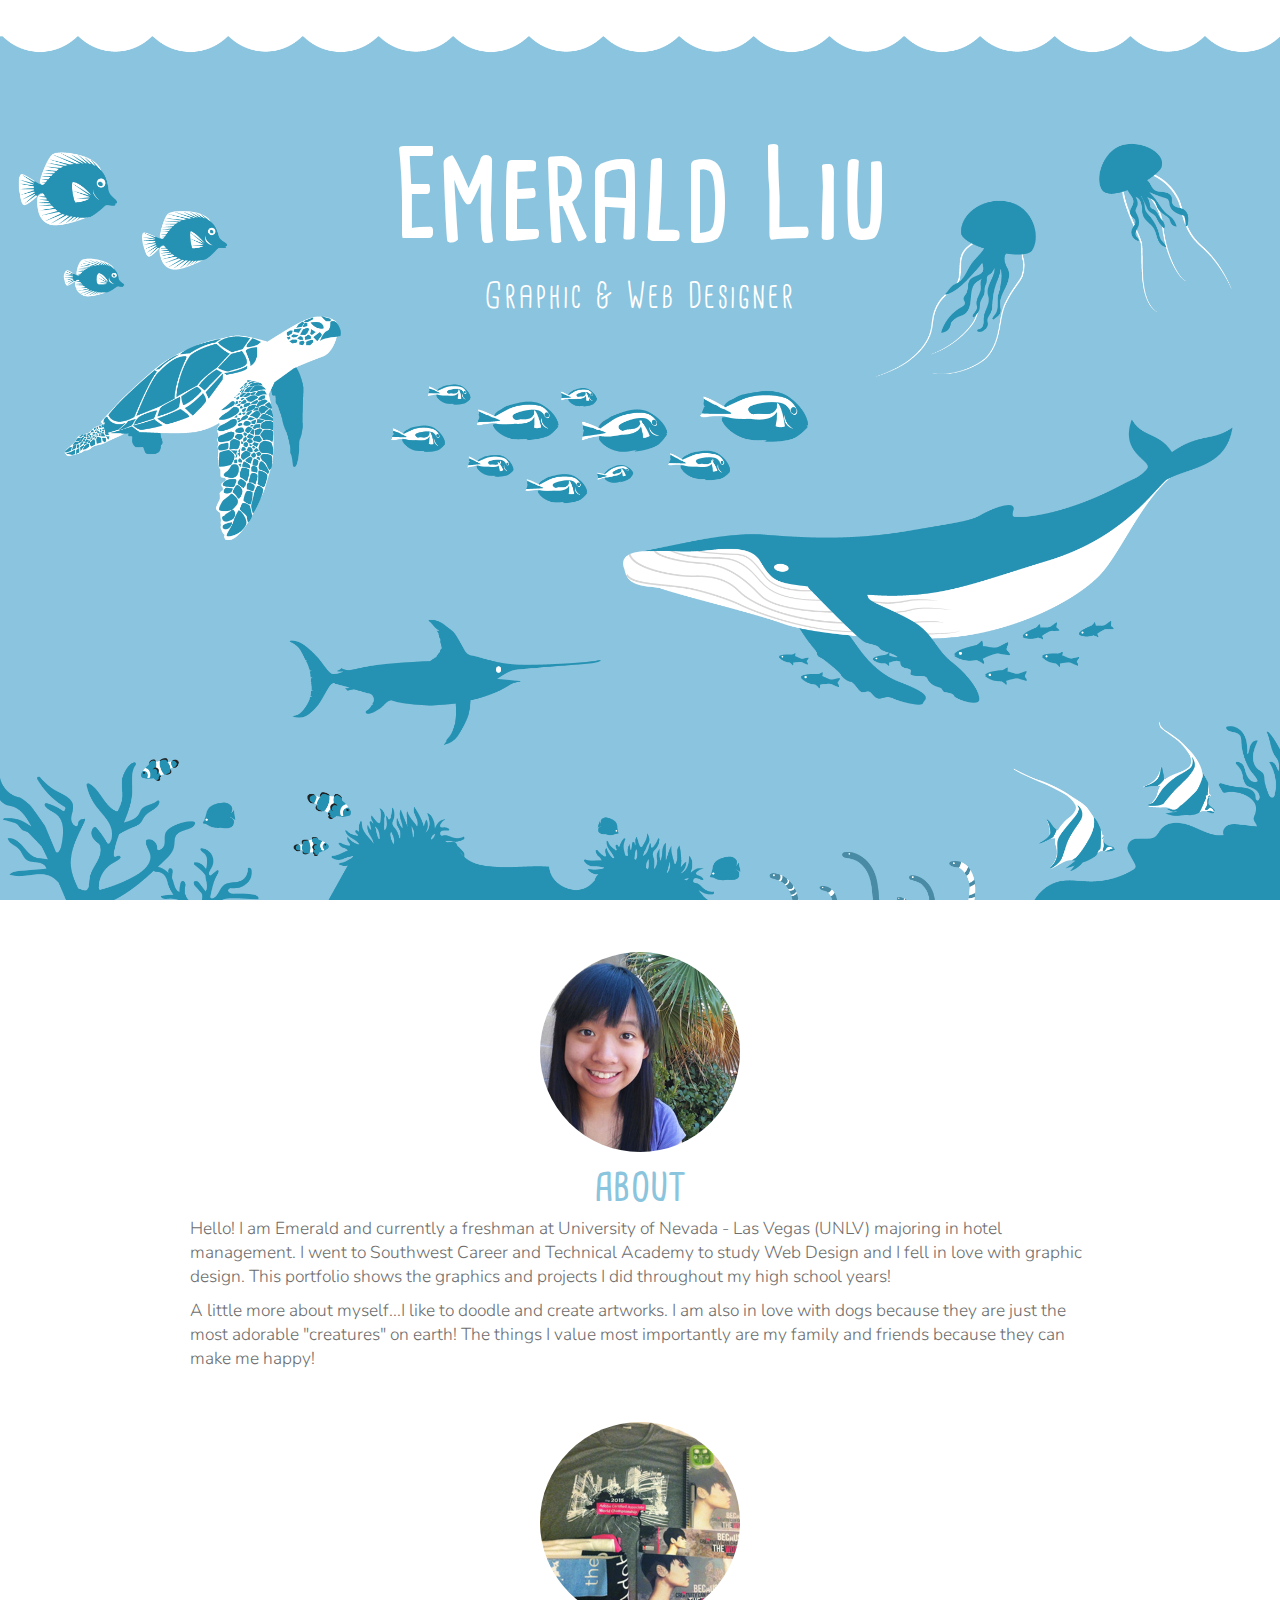
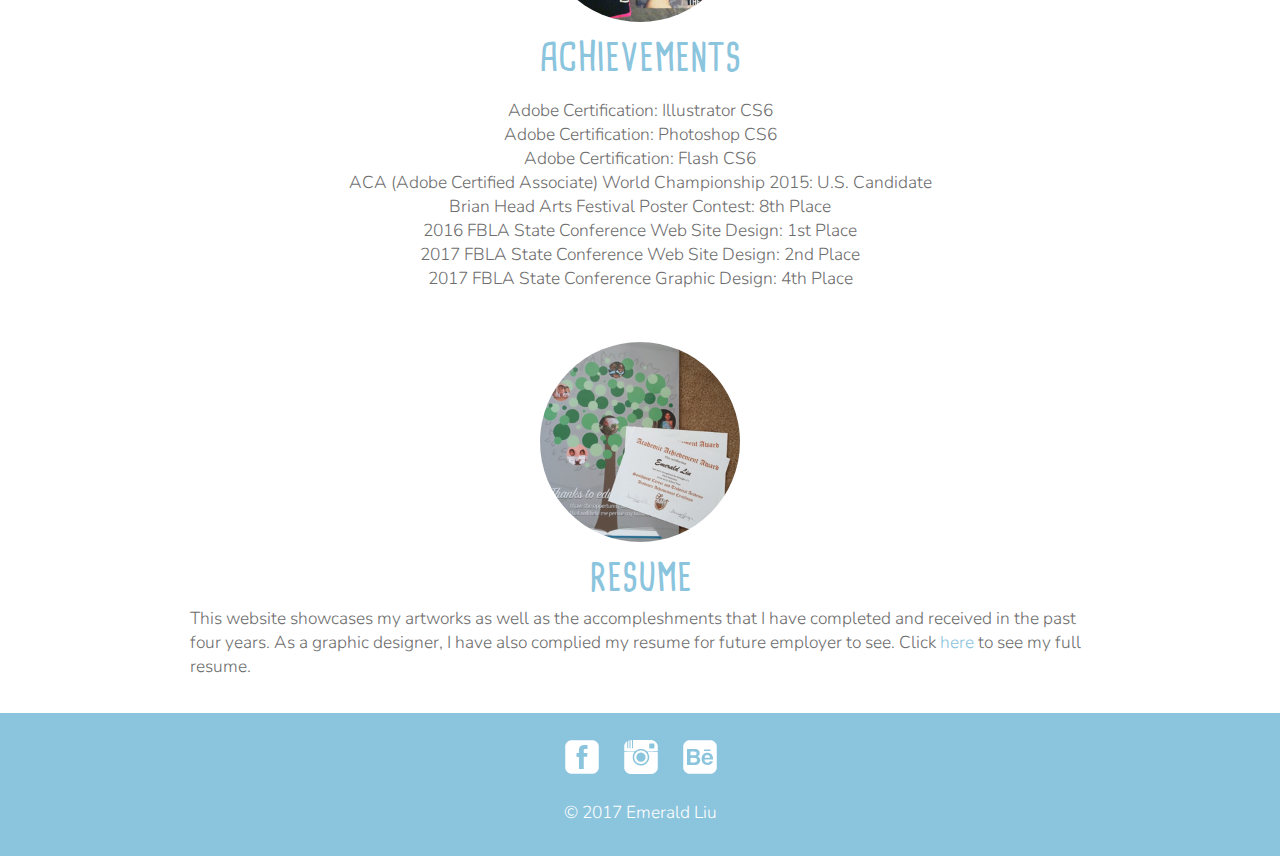
<file: index.html>
<!DOCTYPE html>
<html>
	<head>
		<title>Emerald Liu | Graphic and Web Designer</title>
		<meta charset="utf-8">
		<meta name="viewport" content="width=device-width, maximum-scale=1.0, minimum-scale=1.0, initial-scale=1.0" />
		<link type="text/css" rel="stylesheet" href="css/style.css" media="screen" />
		<link rel="shorcut icon" type ="image/png" href="media/favicon.png">
	    <script src="js/jquery-3.1.0.min.js"></script>
	</head>

	<body>
		<header class="header" id="home-header">
			<picture>
					<source media="(min-width: 801px)" srcset="media/logo.png"/>
					<source media="(min-width: 501px) and (max-width: 800px)" srcset="media/logo_medium.png"/>
					<source media="(min-width: 50px) and (max-width: 500px)" srcset="media/logo_small.png"/>
					<img title="Emerald Liu's Logo" alt="Emerald Liu's Logo" id="logo"/>
	        </picture>

			<input class="menu-btn" type="checkbox" id="menu-btn" />
			<label class="menu-icon" for="menu-btn"><span class="navicon"></span></label>
			
			<ul class="menu">
				<li><a href="index.html">About</a></li>
				<li><a href="gallery.html">Gallery</a></li>
				<li><a href="studioc.html">Studio C</a></li>
				<li><a href="capstone.html">Capstone</a></li>
				<li><a href="contact.html">Contact</a></li>
			</ul>
		</header>
		
		<section id="banner">
			<p id="emerald">Emerald Liu</p>
			<p id="description">Graphic & Web Designer</p>
		</section>
		
			<main>
				<div>
					<img src="media/profile.jpg" alt="Profile Picture" width="200" height="200" class="about-imgs">
					<h2>About</h2>
					<p>Hello! I am Emerald and currently a freshman at University of Nevada - Las Vegas (UNLV) majoring in hotel management. I went to Southwest Career and Technical Academy to study Web Design and I fell in love with graphic design. This portfolio shows the graphics and projects I did throughout my high school years!</p>
					<p>A little more about myself...I like to doodle and create artworks. I am also in love with dogs because they are just the most adorable "creatures" on earth! The things I value most importantly are my family and friends because they can make me happy!</p>
				</div>
				
				<div id="achievements">
					<img src="media/achievement.jpg" alt="ACA materials" width="200" height="200" class="about-imgs">
					<h2>Achievements</h2>
						<ul>
							<li>Adobe Certification: Illustrator CS6</li>
							<li>Adobe Certification: Photoshop CS6</li>
							<li>Adobe Certification: Flash CS6</li>
							<li>ACA (Adobe Certified Associate) World Championship 2015: U.S. Candidate</li>
							<li>Brian Head Arts Festival Poster Contest: 8th Place</li>
							<li>2016 FBLA State Conference Web Site Design: 1st Place</li>
							<li>2017 FBLA State Conference Web Site Design: 2nd Place</li>
							<li>2017 FBLA State Conference Graphic Design: 4th Place</li>
						</ul>
				</div>

				<div>
					<img src="media/resume.jpg" alt="Resume Picture" width="200" height="200" class="about-imgs">
					<h2>Resume</h2>
					<p>This website showcases my artworks as well as the accompleshments that I have completed and received in the past four years. As a graphic designer, I have also complied my resume for future employer to see. Click <a id="resume" target="_blank" href="media/liu_resume.pdf">here</a> to see my full resume.</p>
				</div>

			</main>

		<footer>
				<div id="medias">
					<a class="sm" target="_blank" href="http://www.facebook.com/emerald.liu.9"><img src="media/fb.png" width="35px" height="35px"></a>
					<a class="sm" target="_blank" href="https://www.instagram.com/emerald0_0/"><img src="media/ins.png" width="35px" height="35px"></a>
					<a class="sm" target="_blank" href="https://www.behance.net/emerald-liu"><img src="media/behance.png" width="35px" height="35px"></a>
				</div>

				<p>&copy; 2017 Emerald Liu</p>
		</footer>

		<script type="text/javascript">
			(function($) {          
			    $(document).ready(function(){                    
			        $(window).scroll(function(){                          
			            if ($(this).scrollTop() > 200) {
			                $('.header').fadeIn(500);
			            } else {
			                $('.header').fadeOut(500);
			            }
			        });
			    });
			})(jQuery);
		</script>
	</body>
	
</html>
</file>
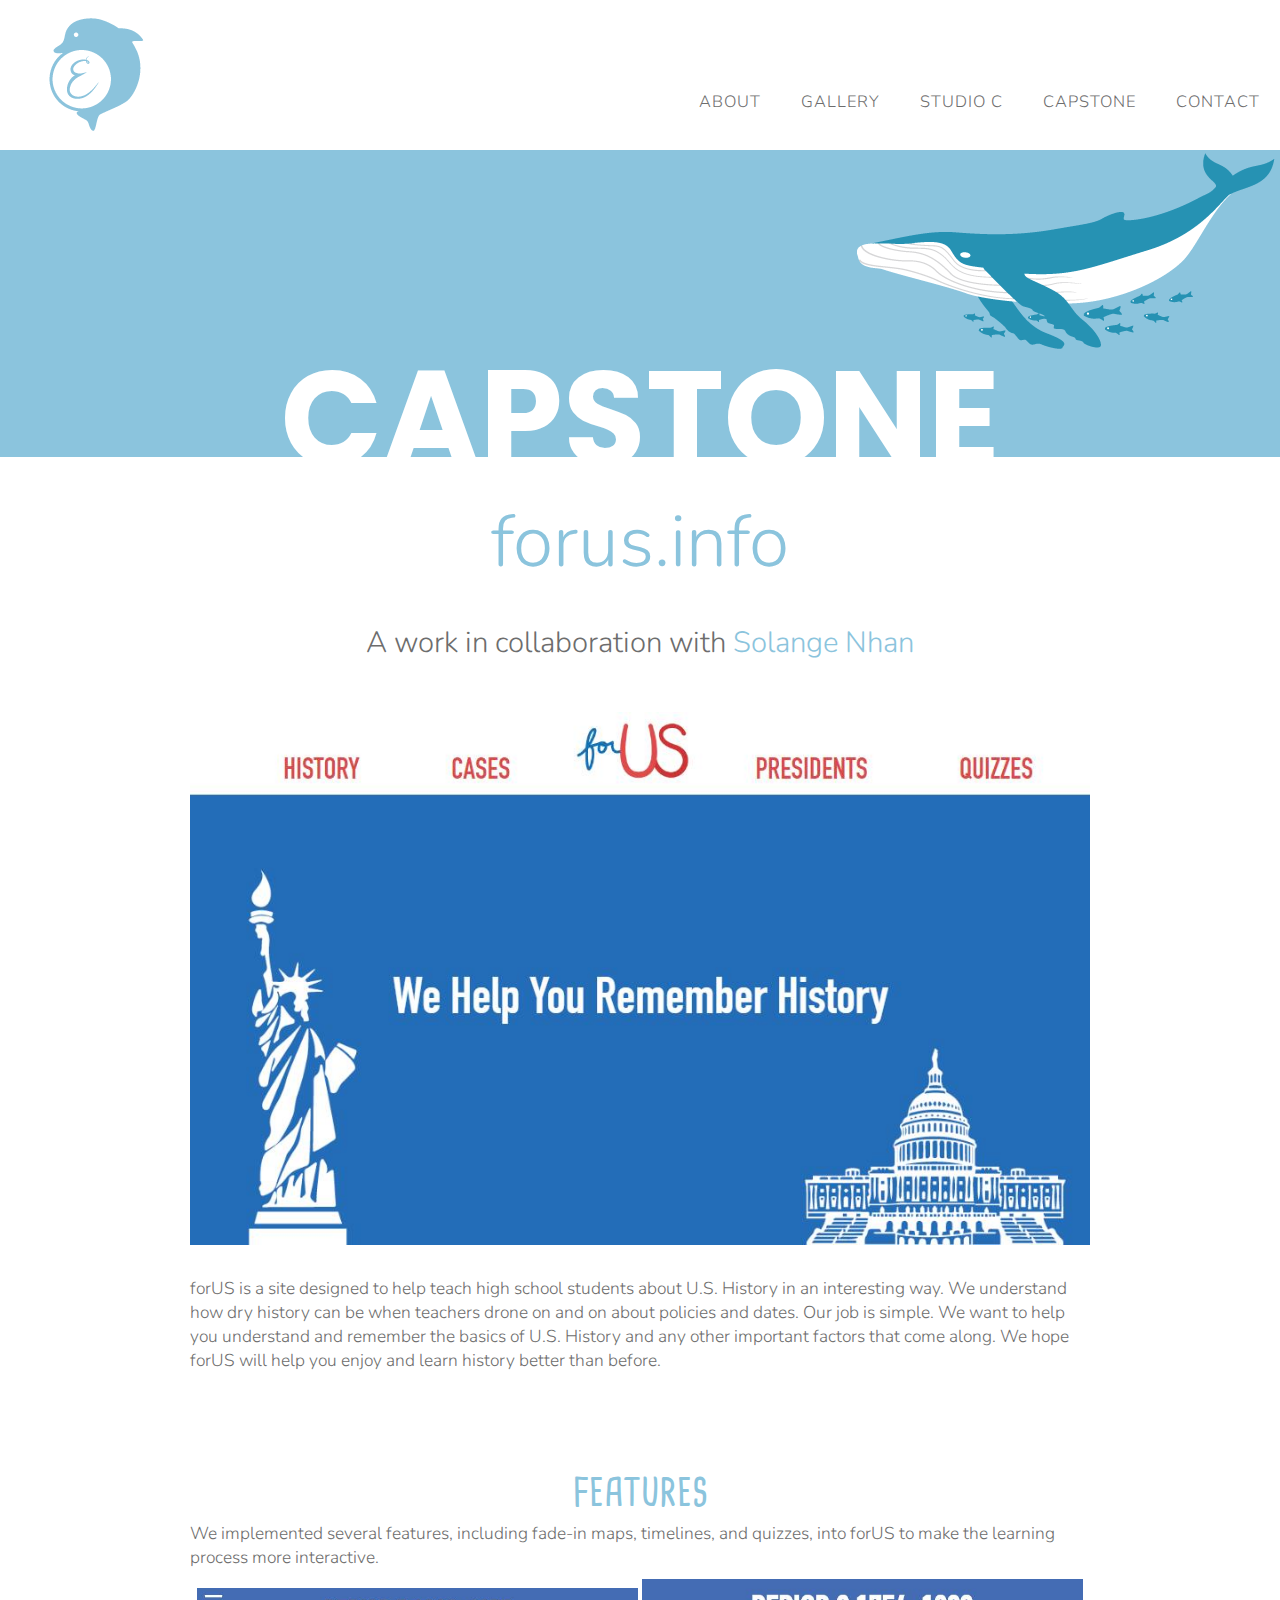
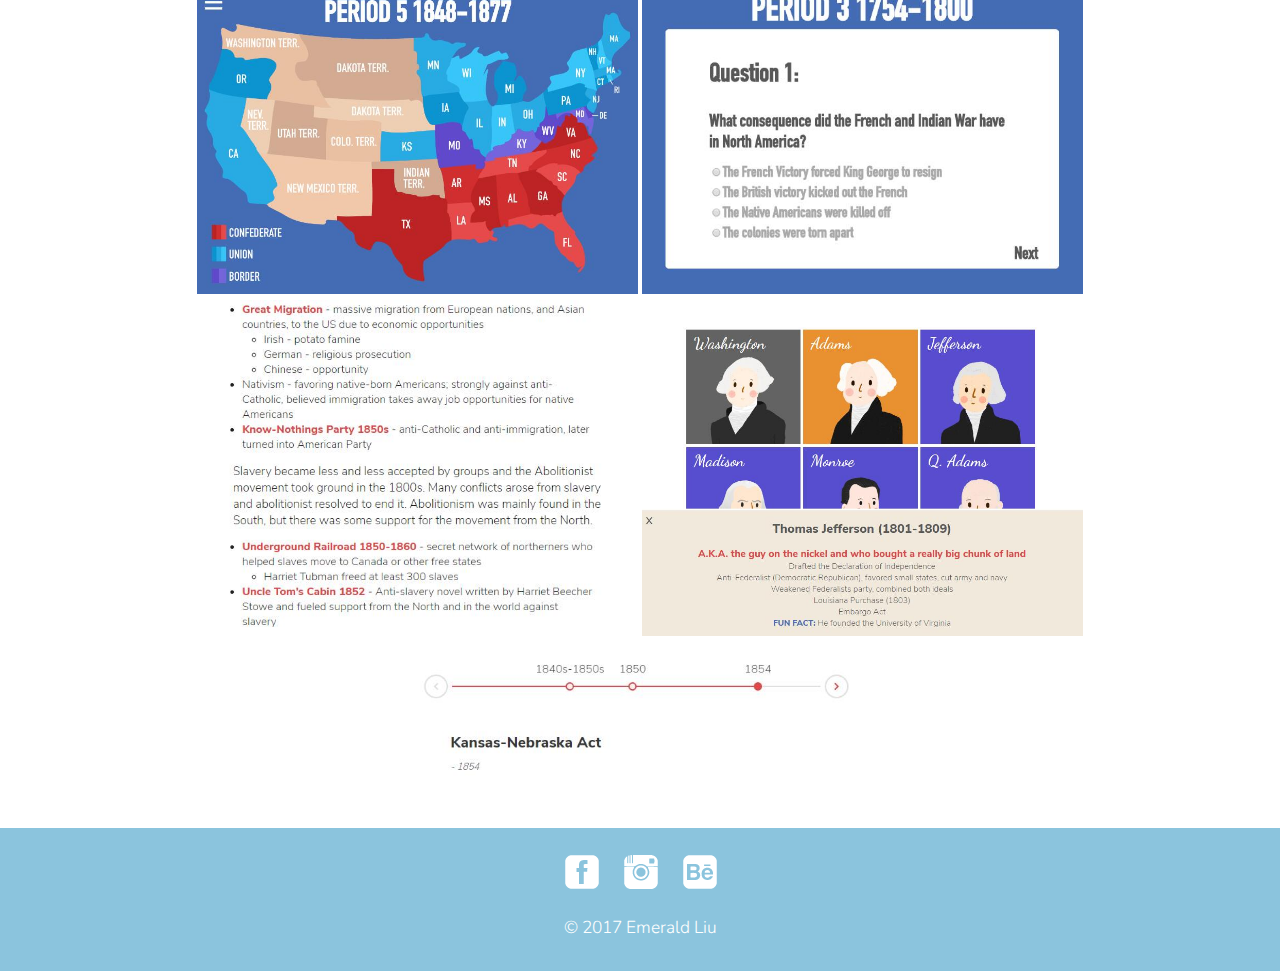
<file: capstone.html>
<!DOCTYPE html>
<html>
	<head>
		<title>Senior Capstone | Emerald Liu</title>
		<meta charset="utf-8">
		<meta name="viewport" content="width=device-width, maximum-scale=1.0, minimum-scale=1.0, initial-scale=1.0" />
		<link type="text/css" rel="stylesheet" href="css/style.css" media="screen" />
		<link rel="shorcut icon" type ="image/png" href="media/favicon.png">
		<script src="js/jquery-3.1.0.min.js"></script>
	<body>
		<header class="header">
			<picture>
					<source media="(min-width: 801px)" srcset="media/logo.png"/>
					<source media="(min-width: 501px) and (max-width: 800px)" srcset="media/logo_medium.png"/>
					<source media="(min-width: 50px) and (max-width: 500px)" srcset="media/logo_small.png"/>
					<img title="Emerald Liu's Logo" alt="Emerald Liu's Logo" id="logo"/>
	        </picture>

			<input class="menu-btn" type="checkbox" id="menu-btn" />
			<label class="menu-icon" for="menu-btn"><span class="navicon"></span></label>
			
			<ul class="menu">
				<li><a href="index.html">About</a></li>
				<li><a href="gallery.html">Gallery</a></li>
				<li><a href="studioc.html">Studio C</a></li>
				<li><a href="capstone.html">Capstone</a></li>
				<li><a href="contact.html">Contact</a></li>
			</ul>
		</header>

	<div class="content">
		<h1>Capstone</h1>
		<main id="capstone-page">
			<div>

				<a href="http://forus.info" target="_blank" id="cap-link">forus.info</a>

				<p id="important">A work in collaboration with <a href="http://solsnhan.github.io" target="_blank">Solange Nhan</a></p>

				<img src="media/senior/capstone.jpg" alt="Home page of forUS" class="capstone">

				<p>forUS is a site designed to help teach high school students about U.S. History in an interesting way. We understand how dry history can be when teachers drone on and on about policies and dates. Our job is simple. We want to help you understand and remember the basics of U.S. History and any other important factors that come along. We hope forUS will help you enjoy and learn history better than before.</p>
				
				<h2 id="features-text">Features</h2>
				<p>We implemented several features, including fade-in maps, timelines, and quizzes, into forUS to make the learning process more interactive.</p>

				<img src="media/senior/f1.jpg" class="features">
				<img src="media/senior/f5.jpg" class="features">
				<img src="media/senior/f3.jpg" class="features">
				<img src="media/senior/f4.jpg" class="features">
				<img src="media/senior/f2.jpg" class="features">

			</div>
		</main>
	</div>

		<footer>
				<div id="medias">
					<a class="sm" target="_blank" href="http://www.facebook.com/emerald.liu.9"><img src="media/fb.png" width="35px" height="35px"></a>
					<a class="sm" target="_blank" href="https://www.instagram.com/emerald0_0/"><img src="media/ins.png" width="35px" height="35px"></a>
					<a class="sm" target="_blank" href="https://www.behance.net/emerald-liu"><img src="media/behance.png" width="35px" height="35px"></a>
				</div>

				<p>&copy; 2017 Emerald Liu</p>
		</footer>
	</body>
	
</html>
</file>
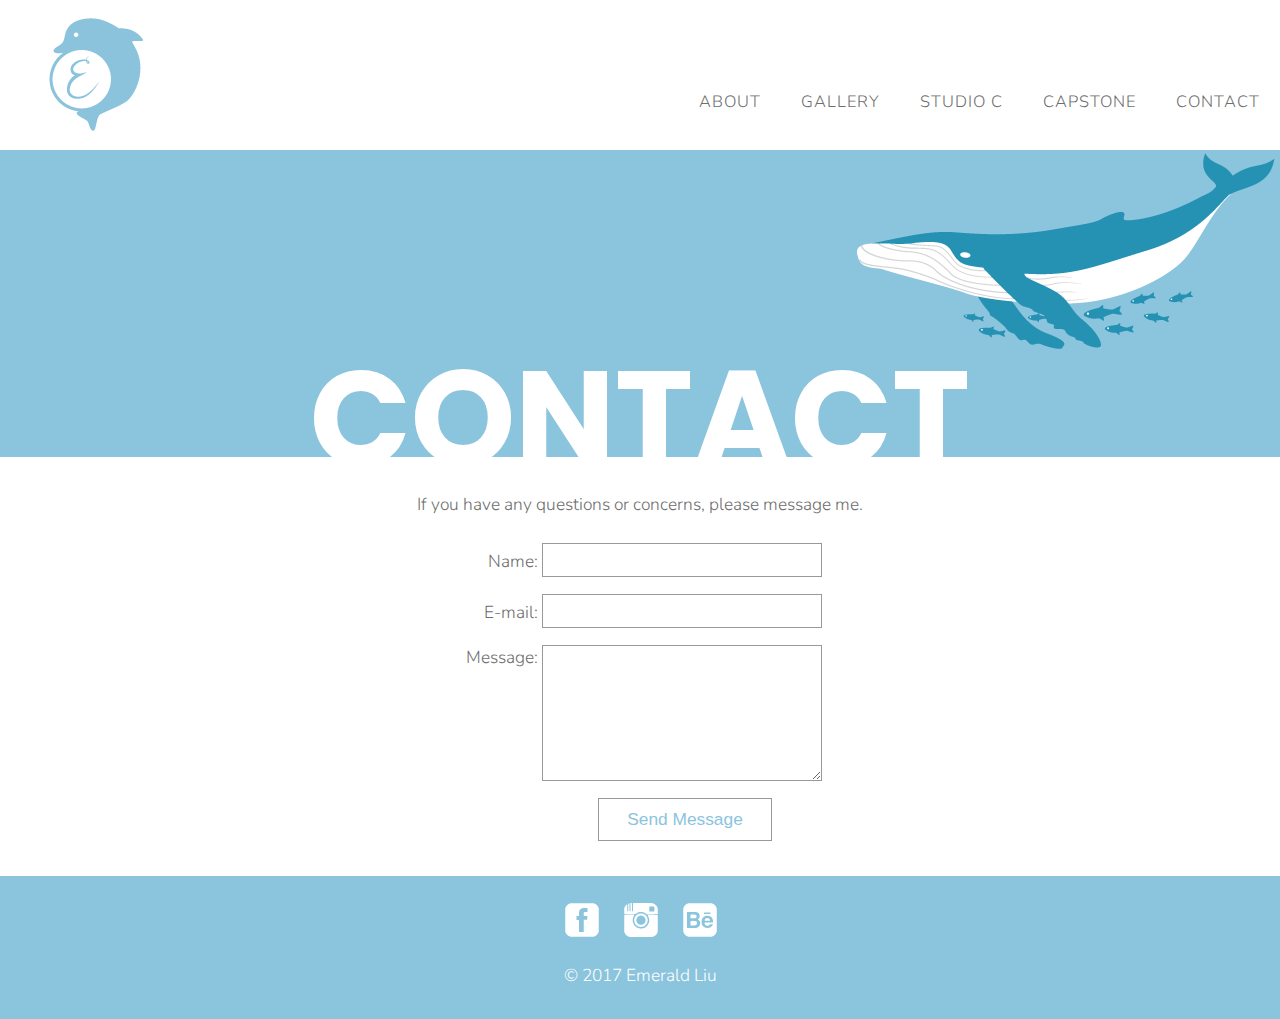
<file: contact.html>
<!DOCTYPE html>
<html>
	<head>
		<title>Contact | Emerald Liu</title>
		<meta charset="utf-8">
		<meta name="viewport" content="width=device-width, maximum-scale=1.0, minimum-scale=1.0, initial-scale=1.0" />
		<link type="text/css" rel="stylesheet" href="css/style.css" media="screen" />
		<link rel="shorcut icon" type ="image/png" href="media/favicon.png">
	</head>

	<body>
		<header class="header">
			<picture>
					<source media="(min-width: 801px)" srcset="media/logo.png"/>
					<source media="(min-width: 501px) and (max-width: 800px)" srcset="media/logo_medium.png"/>
					<source media="(min-width: 50px) and (max-width: 500px)" srcset="media/logo_small.png"/>
					<img title="Emerald Liu's Logo" alt="Emerald Liu's Logo" id="logo"/>
	        </picture>

			<input class="menu-btn" type="checkbox" id="menu-btn" />
			<label class="menu-icon" for="menu-btn"><span class="navicon"></span></label>
			
			<ul class="menu">
				<li><a href="index.html">About</a></li>
				<li><a href="gallery.html">Gallery</a></li>
				<li><a href="studioc.html">Studio C</a></li>
				<li><a href="capstone.html">Capstone</a></li>
				<li><a href="contact.html">Contact</a></li>
			</ul>
		</header>

	<div class="content">
		<h1>Contact</h1>
		<main>
			<p id="contact">If you have any questions or concerns, please message me.</p>
			<form action="mailto:emeraldliu0529@gmail.com" method="post">
			    <div class="contact-form">
			        <label for="name">Name:</label>
			        <input type="text" id="name" name="user_name" />
			    </div>
			    <div class="contact-form">
			        <label for="mail">E-mail:</label>
			        <input type="email" id="mail" name="user_mail" required/>
			    </div>
			    <div class="contact-form">
			        <label for="msg">Message:</label>
			        <textarea id="msg" name="user_message" required></textarea>
			    </div>
			    
			    <div class="button">
			        <button id="send" type="submit">Send Message</button>
			    </div>
			</form>
		</main>
	</div>

		<footer>
				<div id="medias">
					<a class="sm" target="_blank" href="http://www.facebook.com/emerald.liu.9"><img src="media/fb.png" width="35px" height="35px"></a>
					<a class="sm" target="_blank" href="https://www.instagram.com/emerald0_0/"><img src="media/ins.png" width="35px" height="35px"></a>
					<a class="sm" target="_blank" href="https://www.behance.net/emerald-liu"><img src="media/behance.png" width="35px" height="35px"></a>
				</div>

				<p>&copy; 2017 Emerald Liu</p>
		</footer>
	</body>

</html>
</file>
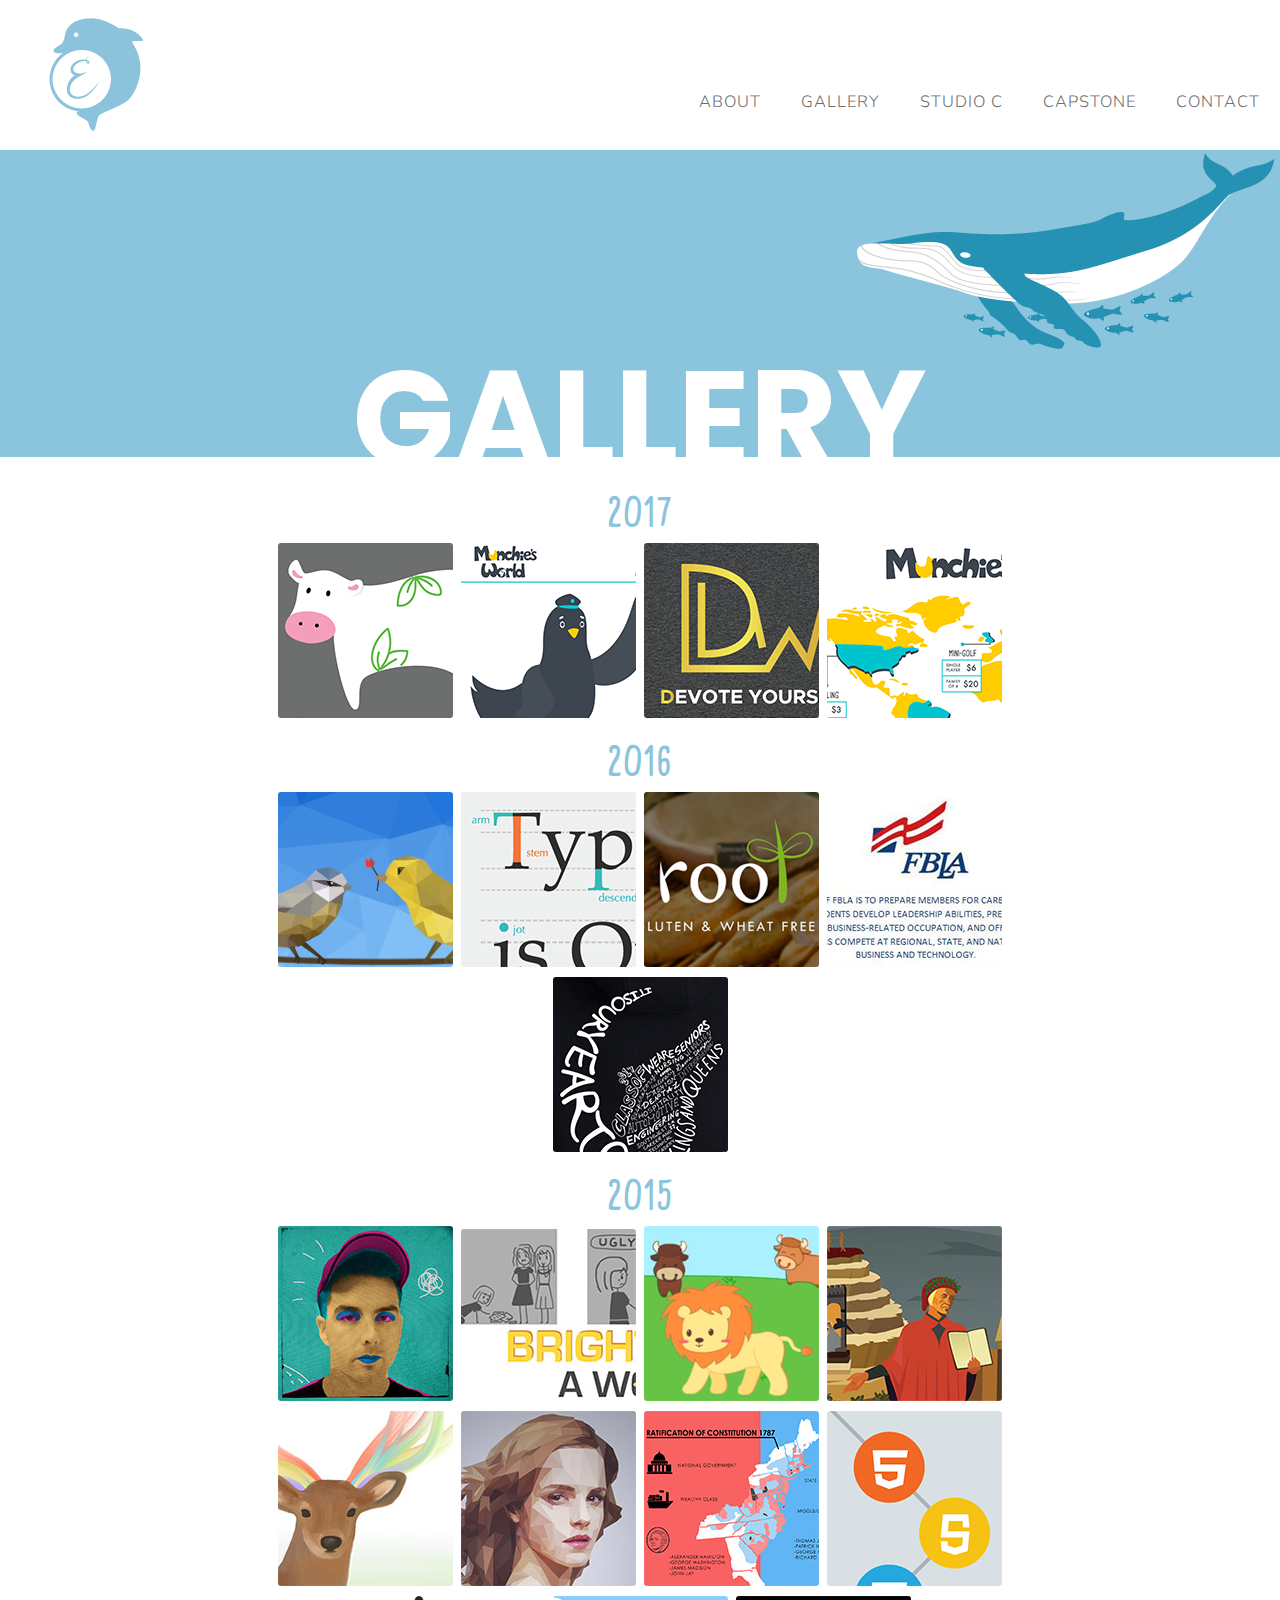
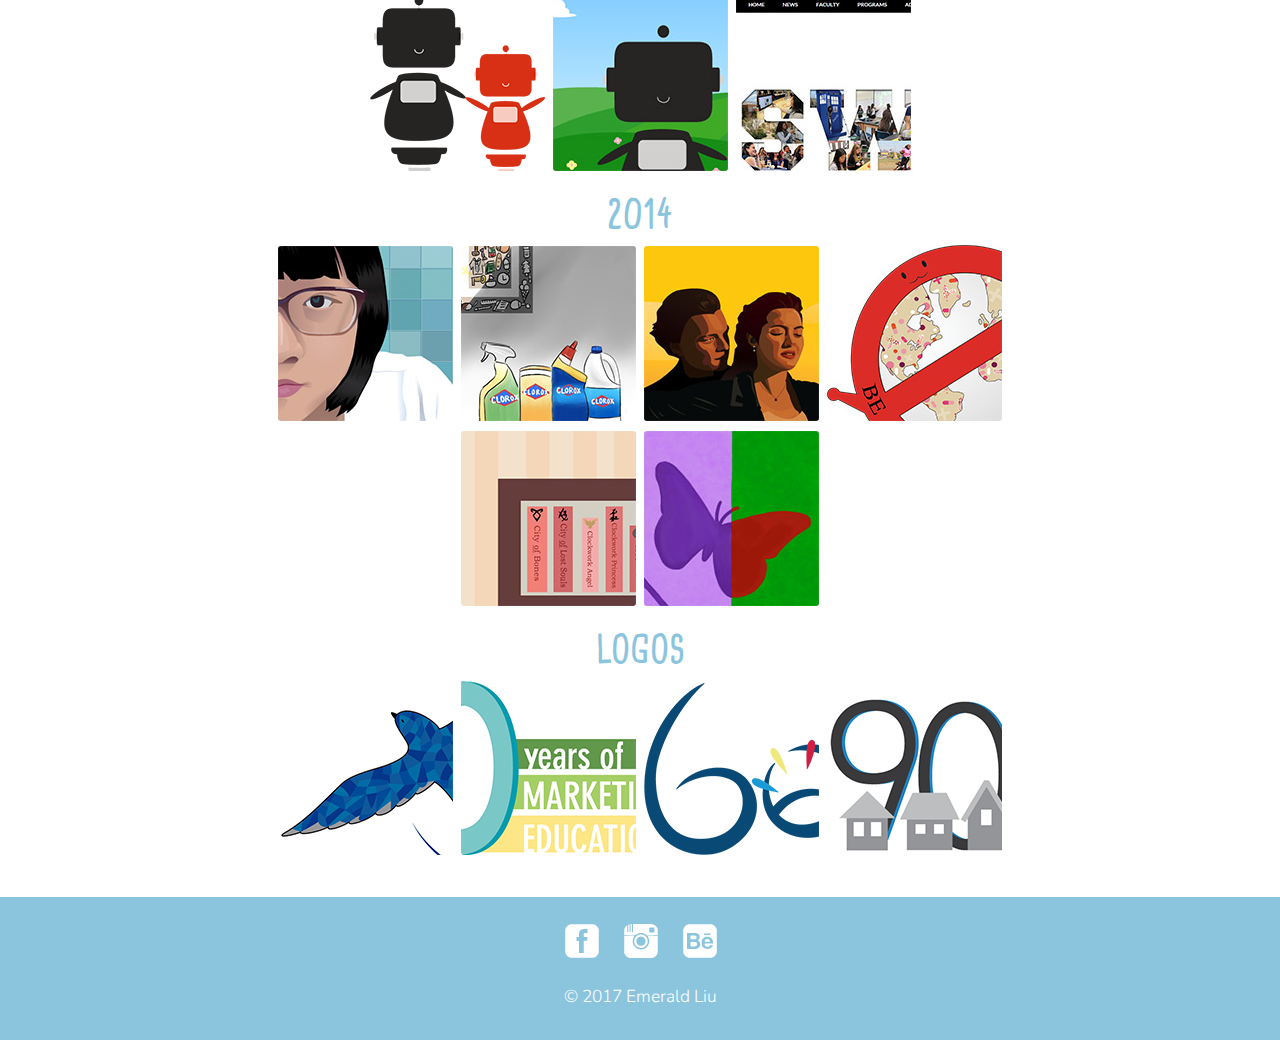
<file: gallery.html>
<!DOCTYPE html>
<html>
	<head>
		<title>Gallery | Emerald Liu</title>
		<meta charset="utf-8">
		<meta name="viewport" content="width=device-width, maximum-scale=1.0, minimum-scale=1.0, initial-scale=1.0" />
		<link type="text/css" rel="stylesheet" href="css/style.css" media="screen" />
		<link rel="shorcut icon" type ="image/png" href="media/favicon.png">
		<link rel="stylesheet" type="text/css" href="css/lightbox.css">
		<script src="js/jquery-3.1.0.min.js"></script>
	</head>

	<body>
		<header class="header">
			<picture>
					<source media="(min-width: 801px)" srcset="media/logo.png"/>
					<source media="(min-width: 501px) and (max-width: 800px)" srcset="media/logo_medium.png"/>
					<source media="(min-width: 50px) and (max-width: 500px)" srcset="media/logo_small.png"/>
					<img title="Emerald Liu's Logo" alt="Emerald Liu's Logo" id="logo"/>
	        </picture>

			<input class="menu-btn" type="checkbox" id="menu-btn" />
			<label class="menu-icon" for="menu-btn"><span class="navicon"></span></label>
			
			<ul class="menu">
				<li><a href="index.html">About</a></li>
				<li><a href="gallery.html">Gallery</a></li>
				<li><a href="studioc.html">Studio C</a></li>
				<li><a href="capstone.html">Capstone</a></li>
				<li><a href="contact.html">Contact</a></li>
			</ul>
		</header>
		
	<div class="content">
		<h1>Gallery</h1>

		<main>
			<div id="gallery-images">

				<h2>2017</h2>
					<div class="thumbnails">
						<a href="media/2017/farm.png" data-lightbox="farm" data-title="<h3>Franklin Farm Logo (Jan. 2017)</h3><p>For the Winter PBL, Web class decided to host the first-ever Web Olympics. As part of the competition, a logo design is needed for marketing a company or product. This is the logo design for Franklin Farm, which is a made-up company that sells family-run organic products. My team decided to go with the friendly and healthy theme by creating a milk cow with leaves as decorations for the logo. </p>" class="artworks"><div class="image-block"><span class="pop-up">Graphic</span><img src ="media/2017/farmTbn.png" alt="Franklin Farm logo"></div></a>

						<a href="media/2017/MW-home.png" data-lightbox="mw-website" data-title="<h3>Munchie's World Website - Home Page (Mar. 2017)</h3><p>This is the website entry for 2017 FBLA SBLC Website Design competitive event. This year, the topic is to create a website for a new Family Entertainment Center (FEC). The website is designed for a FEC called Munchie's World (name is also part of the competitive event). The theme of this FEC is travel-around-the-world since it is interesting and adventurous to kids. Each activity is associated with a different country, and kids can experience the world by visiting Munchie's World. Click <a href='https://websitecollection.github.io/MunchiesWorld/index.html' target='_blank'>here</a> to visit Munchie's World and learn more!</p>" class="artworks"><div class="image-block"><span class="pop-up">Website &amp; Graphic</span><img src="media/2017/MW-websiteTbn.png" alt="Franklin Farm logo"></div></a>

						<a href="media/2017/MW-act.png" data-lightbox="mw-website" data-title="<h3>Munchie's World - Activities Page (Mar. 2017)</h3><p>This is the Activities page for Munchie's World. When the user hover over each country, the asssociated activity in shown. For example, Brazil is Jungle Gym while United Kingdom is mini-golf. A description as well as the price table are presented in the website so customers know all the information regarding Munchie's World. Click <a href='https://websitecollection.github.io/MunchiesWorld/index.html' target='_blank'>here</a> to visit Munchie's World and learn more!</p>" class="artworks"></a>

						<a href="media/2017/MW-mascot.png" data-lightbox="mw-website" data-title="<h3>Mascot (Mar. 2017)</h3><p>FEC is appealing to kids because of the various activities it offers. A great way for kids to remember the FEC is by incorporating a mascot, similar to Chuck-e-Cheese's. It makes the company memorable and friendly. The mascot name is Munchie, as seen with the name of the FEC, and it is a dove. Dove is a common type of bird around the world, so Munchie can take you anywhere you want! Dove also symbolizes peace, so the company is promoting world peace.</p>" class="artworks"></a>

						<a href="media/2017/logo.png" data-lightbox="mw-website" data-title="<h3>Logo (Mar. 2017)</h3><p>Logo for Munchie's World. I want a logo that speaks for the FEC, so I decided to add a simplified version of the mascot into the logo. The 'o' also turned into a globe because it is a travel-around-the-world themed FEC. </p>" class="artworks"></a>

						<a href="media/2017/dlw.png" data-lightbox="dlw" data-title="<h3>Devote Yourself to the Lord of the World T-shirt design (Apr. 2017)</h3><p>This is the logo and shirt design for a client. DLW stands for Devote Yourself to the Lord of the World, and this shirt will be distributed among a Chrisitan band. A very clean and simple design.</p>" class="artworks"><div class="image-block"><span class="pop-up">Graphic</span><img src ="media/2017/dlwTbn.jpg" alt="DLW logo and shirt design"></div></a>

						<a href="media/2017/menu-board.png" data-lightbox="mw-graphic" data-title="<h3>Munchie's World Graphic Design (Apr. 2017)</h3><p>This is part of the 2017 FBLA SBLC Graphic Design competitive event. My team consisted of three members, Solina, Shannon, and me. Similar to the website competition, this topic is to create a branding package for a FEC. My team decided to utilize the same name for my website design. Check out the <a href='https://websitecollection.github.io/MunchiesWorld/index.html' target='_blank'>website</a> to learn more about Munchie's World!</p><p>This particular design is a menu board at Munchie's World. Instead of displaying the price table on multiple panels, I decided to use the world map and make the design more creative. Customers can visualize the countries and see the price table for that activity.</p>" class="artworks"><div class="image-block"><span class="pop-up">Graphic</span><img src ="media/2017/graphicTbn.png" alt="DLW logo and shirt design"></div></a>

						<a href="media/2017/menu-board2.png" data-lightbox="mw-graphic" data-title="<h3>Food Menu Board(Apr. 2017)</h3><p>This is the food menu board for Munchie's World. We want it to keep it simple and informative. Of course, our mascot is present that customizes the menu board for the FEC. This mascot is redesigned by Shannon for the Graphic Design competition.</p>" class="artworks"></a>

						<a href="media/2017/presentation.png" data-lightbox="mw-graphic" data-title="<h3>Competition Presentation(Apr. 2017)</h3><p>To get a better understanding of the competition and final product, please check out the PDF of the <a href='https://drive.google.com/open?id=0B75NZmkl4WM0UWlBd1dzc1d6Z1E' target='_blank'>presentation</a>. </p><p>The branding package need to include the name of the FEC, the logo, the theme, the storefront design, interior and exterior signages, and menu boards. I created the menu boards, the logo, and the business card. Shannon created the mascot, interior signages, and the brochure. Finally, Solina was in charge of the 3D modeling such as the storefront design and exterior signage. Hope you enjoy the branding package!</p>" class="artworks"></a>

					</div>

				<h2>2016</h2>
					<div class="thumbnails">
						<a href="media/2016/bird.png" data-lightbox="bird" data-title="<h3>Gift Card Design (Feb. 2016)</h3><p>Project: Paint or design for a gift card to win the scholarship.</p><p>Reflection: This is a very interesting project for me because it is for a scholarship. I utilized the time to create something that I really enjoyed. Personally, I like polygonal effects and that is exactly what I did here.</p>" class="artworks"><div class="image-block"><span class="pop-up">Graphic</span><img src ="media/2016/birdTbn.jpg" alt="Gift Card scholarship"></div></a>

						<a href="media/2016/typography.png" data-lightbox="type" data-title="<h3>Typography Guideline (May 2016)</h3><p>Project: To design a guideline or inforgraphic for typography. Include the various parts and some basic information.</p><p>Reflection: Through this project, I've learned more about typography and the various parts. I enjoyed doing this because I get to showcase my knowledge about fonts and inform other people at the same time. It is a fun and easy project to spend my time on.</p>" class="artworks"><div class="image-block"><span class="pop-up">Graphic</span><img src ="media/2016/typographyTbn.png" alt="Typography infographic"></div></a>
						
						<a href="media/2016/root.png" data-lightbox="root" data-title="<h3>Root Website (Apr. 2016)</h3><p>Project: To design a website for a newly-opened restaurant that sells gluten-free products. </p><p>Reflection: This is the entry for the FBLA 2016 SBLC Website Design competitive event. This is a work done by me and my friend Shannon. This is one of my favorite website because it is solely coded by me. The process of creathing this website is a little bit difficult because of time constrain. I was informed at the last minute, so there wasn't enough time to make it the best. However, the website still turned out nicely because all my friends helped me to write the content. We received first place at State Conference, and it is a great moment. I viwe this as my starting point for website design and it is comfortable for viewers to surf through and fits the theme well.</p><p>This is the home page of the website. Click <a href='https://websitecollection.github.io/root/' target='_blank'>here </a>to visit the website!</p>" class="artworks"><div class="image-block"><span class="pop-up">Website</span><img src ="media/2016/rootTbn.jpg" alt="Root Website"></div></a>

						<a href="media/2016/root2.png" data-lightbox="root" data-title="<h3>Root Website Menu Page (Apr. 2016)</h3><p>This is the menu page for Root. There are other pages to this website such as rewards program page, online reservation page, and contacts page. Click <a href='https://websitecollection.github.io/root/' target='_blank'>here </a>to visit the website!</p>"></a>

						<a href="media/2016/fbla.jpg" data-lightbox="fbla-flyer" data-title="<h3>FBLA 2016-2017 Flyer (Aug. 2016)</h3><p>This is an advertisement for FBLA. I am currently the seretary of FBLA at my high school, and this flyer is used to attract freshman and other people to join the club. Personally, I had fun creating this flyer because I tried using a simplicit design. I really liked how it turned out and how it expresses FBLA.</p>" class="artworks"><div class="image-block"><span class="pop-up">Graphic</span><img src ="media/2016/fblaTbn.jpg" alt="FBLA 2016-2017 Flyer"></div></a>

						<a href="media/2016/hoodie.jpg" data-lightbox="hoodie" data-title="<h3>Class of 2017 Class Hoodie (Nov. 2016)</h3><p>Every year, Student Council asks students to design the class shirt. Since it is senior year, I wanted to use the skills I've learned in the past years to create something that I like and memorable. For the past three years, the design is really simple. However, I want the design to be more creative but simple at the same time. I utilized our mascot, a coyote, and combined it into a cool design. I also outlined the interesting features of our school, which are the different program areas. Overall, I really liked the design and was glad I won.</p>" class="artworks"><div class="image-block"><span class="pop-up">Graphic</span><img src ="media/2016/hoodieTbn.jpg" alt="Class of 2017 Class Hoodie Design"></div></a>

					</div>

				<h2>2015</h2>
					<div class="thumbnails">
						<a href="media/2015/andywarhol.jpg" data-lightbox="andy-warhol" data-title="<h3>Andy Warhol Teacher Project (Feb. 2015)</h3><p>Project: Take pictures of teachers and 'color' them using Andy Warhol's style.</p><p>Reflection: This project was the most entertaining thing I did in Photoshop. Andy Warhol's style is to use bright colors to color people's faces. It's more outstanding, unique, and funny. I got into groups of four and we did a total of six teachers and each one of us went off with a different color scheme. Unfortunately, at the end when we compose them together, similar colors were next to each other and it looked ugly. So we spent more time fixing these issues and changing up the colors. This is our final collage! I believe all of us enjoyed this fun project in Photoshop.</p>" class="artworks"><div class="image-block"><span class="pop-up">Graphic</span><img src ="media/2015/andywarholTbn.jpg" alt="Andy Warhol Teacher Project"></div></a>

						<a href="media/2015/ad.jpg" data-lightbox="advertisement1" data-title="<h3>Anti-Bullying Advertisement (Mar. 2015)</h3><p>Project: Incorporate an anti-bullying advertisement in the satirical newpaper for English class.</p><p>Reflection: I am not a good writer but rather a good artist. So for the English satirical newspaper PBL, I decided to help out and make the advertisements. I actually put a lot of effort into this little advertisement because I wanted to make it custom so I drew it in Photoshop. The advertisement showcases two situations. The top row was grayscaled because I wanted to show a sense of depression caused by bullying. On the bottom, it is what happens when people help other. It can 'brighten up a world'. I really enjoy making this ad and I think it is unique.</p>" class="artworks"><div class="image-block"><span class="pop-up">Graphic</span><img src ="media/2015/adTbn.jpg" alt="Advertisement for Anti-Bullying"></div></a>
						
						<a href="media/2015/fable.jpg" data-lightbox="fable" data-title="<h3>Animated Fable (Apr. 2015)</h3><p>Project: Turn an Aesop's fable into an animation.</p><p>Reflection: The first major project Web kids did in Flash. It was difficult for me to finish or even start animating. There were two different drawing modes and without paying attention, it can ruin the project. In addition, I know drawing in Illustrator better than drawing directly in Flash. So importing files from illustrator and animating them cause many troubles since the files cannot be edited in Flash. I spent a long time switching between Illustrator and Flash. Symbol was another troubling part for me. Some symbols can work inside a symbol and it just got very complicated. After about 2 months, I finally finished my animation. I think it is a great software but it's extremely difficult for me to use since I am not use to drawing in Flash and breaking the body parts out that will need movements. </p>" class="artworks"><div class="image-block"><span class="pop-up">Animation</span><img src ="media/2015/fableTbn.jpg" alt="Fable Animation"></div></a>

						<a href="media/2015/dante.jpg" data-lightbox="danteHomePage" data-title="<h3>Dante Inferno's Website Home Graphic (May 2015)</h3><p>Project: Our English teacher wanted the Web Design students to create an informational website for the upcoming sophomore English students about Dante Alighieri. Students must do research and planning to create the final product because every step of the process is important.</p><p>Reflection: It was the first website we sophomores ever created for a real client, which is our English teacher. We've learned the process of building a website from scratch. There's research, wireframe, mock-up, coding(HTML and CSS), and finally presenting. It's a very great experience for us because we need to figure out a solution for a client. There are specific needs that need to be accomplished and it's important to work with people. We divided the tasks within our group so the process can be faster and more efficient. However, throughout the process, there were arguing. But it's a great opportunity for us students to work with people that you might not like (just like in the real world) in order to complete an assignment that can not be delayed.</p>" class="artworks"><div class="image-block"><span class="pop-up">Website</span><img src ="media/2015/danteTbn.jpg" alt="Graphic for HellCTA"></div></a>

						<a href="media/2015/brianhead.jpg" data-lightbox="brianHeadPoster" data-title="<h3>Brian Head Art Festival Poster (May 2015)</h3><p>Project: To create a poster for an art festival at Brian Head, Utah</p><p>Reflection: Brian Head is in a valley just like Las Vegas. However, it's much smaller and surrounded by national parks such as Cedar Breaks. It's also very close to other national parks like Zion and Bryce. So I decided to draw a deer that's a common animal of that area. Instead of just add the plain antlers, I replaced them with a pretty brush effect and rainbow colors. In my mind, those flowing antlers gives me a sense of freedom and creativity which I think suits the theme of an art festival. I also enjoyed this project because painting is a very relaxing thing to do.</p>" class="artworks"><div class="image-block"><span class="pop-up">Graphic</span><img src ="media/2015/brianheadTbn.jpg" alt="Brian Head Art Festival poster"></div></a>
							
						<a href="media/2015/emma.jpg" data-lightbox="emmaWatson" data-title="<h3>Polygon Effect: Emma Watson (Jun. 2015)</h3><p>Reflection: This is an assignment I did over the summer of 2015. I wanted to improve my skills in Photoshop so I looked online to see if there were any tutorials for me to follow. I found photo manipulation tutorials boring and decided to do this cool polygon effect. This effect became really popular and I really wanted to try it out. The process of making this picture is very long because I need to hand select areas on the artwork and fill the colors. But I the final artwork is very beautiful and I think all the time and efforts are worth it. It is definitely something to try again.</p>" class="artworks"><div class="image-block"><span class="pop-up">Graphic</span><img src ="media/2015/emmaTbn.jpg" alt="Polygon effect Emma Watson Portrait"></div></a>

						<a href="media/2015/USHistory-infographic.png" data-lightbox="History" data-title="<h3>U.S. History Infographic on Federalists and Anti-Federalists(Oct. 2015)</h3><p>Project: Use infographic to explain an important event or group in Period 3 (1754-1800)</p><p>Reflection: My friend, Solange, and I decided to do the topic of Federalists and Anti-Federalists. The Federalists were people that wanted to have a strong national government while the Anti-Federalists wanted a weak national government and a strong state government. This infographic was a great way for us to review the key political party during Period 3 of U.S History. I enjoyed making my own infographic instead of using a template online. This helps me review my skills and I have the freedom of creating whatever I want. I spent a long time making the map in the middle and my partner helped me with the content. It was a fun project for the both of us and at the same time we learned the history.</p>" class="artworks"><div class="image-block"><span class="pop-up">Graphic</span><img src ="media/2015/USHistory-infographic-Tbn.jpg" alt="U.S. History Infographic on Federalists and Anti-Federalists"></div></a>

						<a href="media/2015/javascript-quiz.jpg" data-lightbox="JSquiz" data-title="<h3>Javascript-based Quiz(Oct. 2015)</h3><p>Project: After learning about Javascript. Create a quiz website that uses javascript to collect data and generate questions.</p><p>Reflection: This project was the most difficult project I've ever done. The reason was none of the students really understand javascript. We followed along the video and took notes, but when it comes down to the actual coding, we don't even know where to start. My partner and I first put all the questions in HTML but then we realize we were suppose to put them in the javascript file as an array. This way the questions can be randomly generated. There were hardly any progress while coding, and at the end I asked my Dad to show me javascript and completed the assignment. It was a very difficult project like I said before. I would definitely go back and learn javascrip again since it is very important to make a website look nice and be interactive. Click <a target='_blank' href='https://websitecollection.github.io/javascript-quiz/'>here</a> to play and test your knowledge of the Web!</p>" class="artworks"><div class="image-block"><span class="pop-up">Website</span><img src ="media/2015/javascript-quizTbn.png" alt="Javascript-based Quiz Home Page"></div></a>

						<a href="media/2015/HOC-logo.png" data-lightbox="HourofCode-logo" data-title="<h3>Hour of Code Logo(Dec. 2015)</h3><p>Project: To create a logo that represent the Hour of Code event that will be held at Fine Elementary School.</p><p>Reflection: This was a very enjoyable project. Designing a logo for the Hour of Code or this community service event was a lot of fun. I came up with the idea of robots because it represented the 'code' aspect of the event. I also incorporated the ideas of holding hands because it shows kindness and care towards the kids. My friend executed the idea using Illustrator and we got many feedback from our classmates. At the end, everyone liked the logo and it was a little testing for us to see if we can create a logo that our 'client' will like. </p>" class="artworks"><div class="image-block"><span class="pop-up">Graphic</span><img src ="media/2015/HOC-logo-Tbn.png" alt="Hour of Code Community Event Logo"></div></a>

						<a href="media/2015/k-puzzle.png" data-lightbox="HourofCode-art" data-title="<h3>Hour of Code Art Assets: Kindergarten Puzzle (Dec. 2015)</h3><p>Reflection: As a member of the marketing team for this Hour of Code event, I decided to help the Kindergarten to create a puzzle that will be used as one of the activities for the kids. I enjoy making cute designs and this was one of them. I made this puzzle very vibrant and colorful because it will get the kid's attention. It is a very interesting project and I can create something unique and memorable to the kids.</p>" class="artworks"><div class="image-block"><span class="pop-up">Graphic</span><img src ="media/2015/HOC-puzzleTbn.jpg" alt="Hour of Code Puzzles"></div></a>

						<a href="media/2015/1-puzzle.png" data-lightbox="HourofCode-art" data-title="<h3>Hour of Code Art Assets: 1st Grade Puzzle (Dec. 2015)</h3><p>This is the logo for 1st graders. This puzzle is different because the kids need to figure out the pattern in the background.</p>"></a>

						<a href="media/2015/Code-Says.png" data-lightbox="HourofCode-art" data-title="<h3>Hour of Code Art Assets: Code Says Command Poster</h3><p>This is another art asset for the Hour of Code event. It is for the game Code Says. It is like Simon Says but using the word 'Code'. I wanted to use kids as a main attraction instead of just listing out the commands. This makes the kids pay attention and easy to remember.</p>"></a>

						<a href="media/2015/responsive.jpg" data-lightbox="Responsive" data-title="<h3>Responsive Website of School Website(Dec. 2015)</h3><p>Project: Redesign the <a target='_blank' href='http://www.swcta.net'>school</a> website to make it better and responsive while accessing through a tablet or phone.</p><p>Reflection: This project got everyone excited, including myself, because the school website is really ugly. Our teacher gave us a chance to change the original one and gave us the freedom to make it whatever we want. My group had a lot of fun redesigning it because it is our school website and we wanted to make it more appealing. It also helped us to practice making our website responsive, which is basically styling the HTML a different way so it is legible and efficient on a phone or tablet. I think our website is very beautiful and responsice. I really like the final product. Click <a target='_blank' href='https://websitecollection.github.io/SWCTA/'>here</a> to check out our redesigned website!</p>" class="artworks"><div class="image-block"><span class="pop-up">Website</span><img src ="media/2015/responsiveTbn.jpg" alt="Responsive Website Home Page"></div></a>
					</div>
					
				<h2 class="gallery-titles">2014</h2>
					<div class="thumbnails">
						<a href ="media/2014/portrait.jpg" data-lightbox="selfPortrait" data-title="<h3>Vector Self-Portrait (Jan. 2014)</h3><p>Project: Using Illustrator to do a self portrait.</p> <p>Reflection: This project was fun because I applied my knowledge of Illustrator in order to do this portrait. Every week there will be a progress check to see how much I did over a week. Students also give each other feedbacks to improve their portrait. As for me, I used gradients and other tools to create a more realistic and smooth feeling. This project took a long time to complete, for example, I completed my background at home, and I spend many more hours editing and fixing it to make it the best.Overall, it was a great project and this artwork got me into the top three candidate for the ACA (Adobe Certified Associate) World Championship of 2015.</p>" class="artworks"><div class="image-block"><span class="pop-up">Graphic</span><img src ="media/2014/portraitTbn.jpg" alt="Graphic Portrait made in Illustrator"></div></a>
							
						<a href ="media/2014/ad.jpg" data-lightbox="advertisement2" data-title="<h3>Advertisement Re-design (Feb. 2014)</h3><p>Project: Pick a bad advertisement and redesign it.</p><p>Reflection: I was redesigning an advertisement that was ugly; but the original advertisement was already very good according to the teacher. I wanted to change it so it approaches a different way. The products is obviously Clorox and they're talking about how kids touch lots of objects and germs will eventually stays in the house. If you use Clorox, the germs will be killed immediately. My idea was to filled the house with toys or stuff that kids will probably touch at home. Then the Clorox wipe comes in and wipes the house that will make all the toys clean or 'colorful'. I think the idea is pretty straight forward towards the audience while the original ad uses words to make into a fingerprint. Anyway, I believed that visual images will be more attractive and easy for kids to understand. </p>" class="artworks"><div class="image-block"><span class="pop-up">Graphic</span><img src ="media/2014/adTbn.jpg" alt="Redesigned Clorox Advertisement"></div></a>
							
						<a href ="media/2014/titanic.jpg" data-lightbox="titanic" data-title="<h3>Titanic Artwork for Spring Project (Apr. 2014)</h3><p>Project: How 2D graphic and 3D model work together.</p><p>Reflection: This was the Spring PBL for Web Design students. We spent about a month to come up with a theme(famous movies) and a mock up 3D slotted sculpture that we're going to make(empire state building). We also used an application called Aurasma to add some technology into our project. Aurasma is an application when 2D graphic can come into 3D, or an animation. I was the builder and the graphic designer of Titanic. My other teammates did other famous movies such as Indiana Jones, Star Wars, and Jurassic Park. During Wednesday and Thursday or the PBL days, we worked on our slotted sculpture that will be made out of foam boards. We printed out the graphics we made using Illustrator and glued them onto the board. Then we used box cutters to cut out the pieces in order to assemble them. The sculpture was in the form of the Empire State Building and it's divided into 4 sections. The building also had 4 sides, so we demonstrated each movie at a different section at a different side of the building. This way, there was a surprise whenever you look at a different side. A showcare video was also required to go with the project that documented our building process. Anyway, this project was amazing and our sculpture turned out very nicely.</p>" class="artworks"><div class="image-block"><span class="pop-up">Graphic</span><img src ="media/2014/titanicTbn.jpg" alt="Titanic Graphic"></div></a>
							
						<a href ="media/2014/mascot.png" data-lightbox="mascot" data-title="<h3>Anti-Drug Use Campaign Mascot (May 2014)</h3><p>Project: Make a campaign for a teen issue your group had chosen. It also needs a take-away or something free to pass to the audience.</p><p>Reflection: My group decided to do the topic on anti-drug use because we believe teens these days are not aware of the harm drugs can bring to them. My group created a website about anti-drug use issue among teens. We thought that website was the best way to get our points across the board because teens surf through the internet almost everyday. We incorporated the logo, mascot, slogan, and additional banner that I created onto the website. This picture above is the mascot. It also contained the damage of drugs, coping strategies, and resources to help addictions. I think this was a very good website my teammate and I created that can stress about the importance of staying away from drugs. <a target='_blank' href='http://17-1011308.wix.com/teen-anti-drug-use'>Website </a>for Anti-Drug Use Campaign</p>" class="artworks"><div class="image-block"><span class="pop-up">Graphic</span><img src ="media/2014/mascotTbn.jpg" alt="Mascot for Anti-drug Campaign"></div></a>
							
						<a href ="media/2014/infographic.jpg" data-lightbox="bookInfographic" data-title="<h3>Book Infographic based on popularity (Sep. 2014)</h3><p>Project: To use our Illustrator skills that we've learned from last year, to create an infographic. An Infographic is some sort of a poster that expresses information to the public visually.</p><p>Reflection: It was a very great back-to-school project for the students. My teammates and I got to refresh our skills on Illustrator once again. It's also very enjoyable because we got to work with the people we like. Each color or category on the bookshelf represents a book genre and we picked the most popular books to showcase. In addition, we added symbols or pictures that can represent the book. Overall, the project was interesting and we got to practice our skills more intensely. </p>" class="artworks"><div class="image-block"><span class="pop-up">Graphic</span><img src ="media/2014/infographicTbn.jpg" alt="Informational Graphic(Infographic) about popular books"></div></a>
							
						<a href ="media/2014/colorscheme.png" data-lightbox="colorScheme" data-title="<h3>Color Scheme Painting (Oct. 2014)</h3><p>Project: Take a picture and color it using four different type of color schemes. Warm colors, cool colors, monochromatic, complementary, etc.</p><p>Reflection: I enjoyed this painting a lot because I like drawing in the first place. It's also very interesting to alter a painting using different color schemes. The first blue section was analogous colors, or similar colors on the color wheel. The yellow-orange section was warm colors. The third purple part was monochromatic (same color but tints and shades) color scheme. And finally, the last section was complementary colors or colors opposite from each other on the color wheel. It was a great way to refresh our memory on color schemes.</p>" class="artworks"><div class="image-block"><span class="pop-up">Graphic</span><img src ="media/2014/colorschemeTbn.jpg" alt="4 Color Scheme Artwork"></div></a>
					</div>

				<h2 class="gallery-titles">Logos</h2>
					<div class="thumbnails">
						<a href ="media/logos/nacte.png" data-lightbox="logoDesign" data-title="<h3>NACTE Logo Design #1 (Nov. 2014)</h3><p>Project: Create a logo for NACTE conference 'CTE: A VISION OF TOMORROW'.</p><p>Reflection: NACTE is Nevada Association for CTE or Career and Technical Education. I attend Southwest Career and Technical Academy, so NACTE is a larger event. I used Cubism to fill my bird since it was the area of art I was researching on. The bird means to fly into the future and gives a feeling of hope and freedom. The sun also has a new and fresh feeling to it which suits the topic of 'A Vision of Tomorrow'. I enjoyed designing the logos even though they were not chosen as the official logo of the conference. </p>" class="artworks"><div class="image-block"><span class="pop-up">Graphic</span><img src ="media/logos/nacte-Tbn.png" alt="Logo Design for NACTE"></div></a>

						<a href ="media/logos/nacte-sun.png" data-lightbox="logoDesign" data-title="<h3>NACTE Logo Design #2 (Nov. 2014)</h3><p>This is the second logo concept I have. The sun represents future and hope which I think fits well with the theme of the conference.</p>"></a>

						<a href ="media/logos/ME-1.png" data-lightbox="ME" data-title="<h3>80 Years of Marketing Education Logo #1 (Nov. 2015)</h3><p>Project: Design a logo to celebrate 80 years of Marketing Education.</p><p>Reflection: Before I even started on this project, my teacher asked the entire class to research about 'What is Marketing?'. It helped the class to understand the client and what marketing really is. This made our sketching process easier and faster. I did 16 sketches and three of them were later developed in Illustrator. All logos involve some sort of Marketing Education whether it would be books, an apple, or bar graphs. I had fun creating these logos. Even though the client didn't choose my logo as their final one, I think it is a great experience working for a real client and making a celebratory logo.</p>" class="artworks"><div class="image-block"><span class="pop-up">Graphic</span><img src ="media/logos/ME-Tbn.png" alt="Logo Design to Celebrate 80 Years of Marketing Education"></div></a>

						<a href ="media/logos/ME-2.png" data-lightbox="ME" data-title="<h3>80 Years of Marketing Education Logo #2 (Nov. 2015)</h3><p>This is the second logo design for celebrating Marketing Education. I wanted something more related to the business side of the prompt and created a book that is filled with marketing symbols.</p>"></a>

						<a href ="media/logos/ME-3.png" data-lightbox="ME" data-title="<h3>80 Years of Marketing Education Logo #3 (Nov. 2015)</h3><p>This is the last logo concept for Marketing Education. I personally really like this one because it incorporates the bar graph, which represented business and marketing, into the apple, which represented education.</p>"></a>

						<a href ="media/logos/LVGEA-1.png" data-lightbox="LVGEA" data-title="<h3>Las Vegas Global Economic Alliance (LVGEA) 60th Anniversary Logo Design #1 (Dec. 2015)</h3><p>Project: Design a logo for the 60th Anniversary of LVGEA or Las Vegas Global Economic Alliance. It would be great to use the color scheme of the LVGEA logo and make it modern.</p><p>Reflection: I really like doing this logo design. I've done another logo design for the 80th Year of Marketing Education and this logo followed right after which made me really stressful. But this time I got a clear understandign of what the client wants so the process of making it was much enjoyable than the last one. I wanted to create a type of logo that has a artistic feel. In this logo, the 60 is like drawn from a brush and I like the effect. The sun in the 0 represented the future and hope. It can also tie in with Las Vegas because there's a lot of sunshine in Nevada. I really like this logo I've created for the company.</p>" class="artworks"><div class="image-block"><span class="pop-up">Graphic</span><img src ="media/logos/LVGEA-Tbn.png" alt="Celebrate 60th Anniversary of Las Vegas Global Economic Alliance"></div></a>

						<a href ="media/logos/LVGEA-2.png" data-lightbox="LVGEA" data-title="<h3>LVGEA 60th Anniversary Logo Design #2 (Dec. 2015)</h3><p>This is the second logo concept for celebrating the 60th Anniversary of LVGEA. I used a ribbon to create the 60 because ribbon is very celebratory. I also divided it into five sections and used the color scheme so people can recognize it was for LVGEA.</p>"></a>

						<a href ="media/logos/nacte-2017.png" data-lightbox="2017nacte" data-title="<h3>90 years of Innovation - Look Back and Move Forward (Dec. 2016)</h3><p>This is the logo design submitted for NACTE 2017. The topic is 90 years of Innovation, so I decided to emphasize on the 90. The logo also shows the progression of houses or buildings as part of &#34;innovation&#34;. </p>" class="artworks"><div class="image-block"><span class="pop-up">Graphic</span><img src ="media/logos/nacte-2017Tbn.png" alt="90 years of Innovation - Look Back and Move Forward logo design"></div></a>
					</div>
			</div>

		</main>
	</div>
		<footer>
				<div id="medias">
					<a class="sm" target="_blank" href="http://www.facebook.com/emerald.liu.9"><img src="media/fb.png" width="35px" height="35px"></a>
					<a class="sm" target="_blank" href="https://www.instagram.com/emerald0_0/"><img src="media/ins.png" width="35px" height="35px"></a>
					<a class="sm" target="_blank" href="https://www.behance.net/emerald-liu"><img src="media/behance.png" width="35px" height="35px"></a>
				</div>

				<p>&copy; 2017 Emerald Liu</p>
		</footer>
		<script src="js/lightbox-plus-jquery.js"></script>
	</body>

</html>
</file>
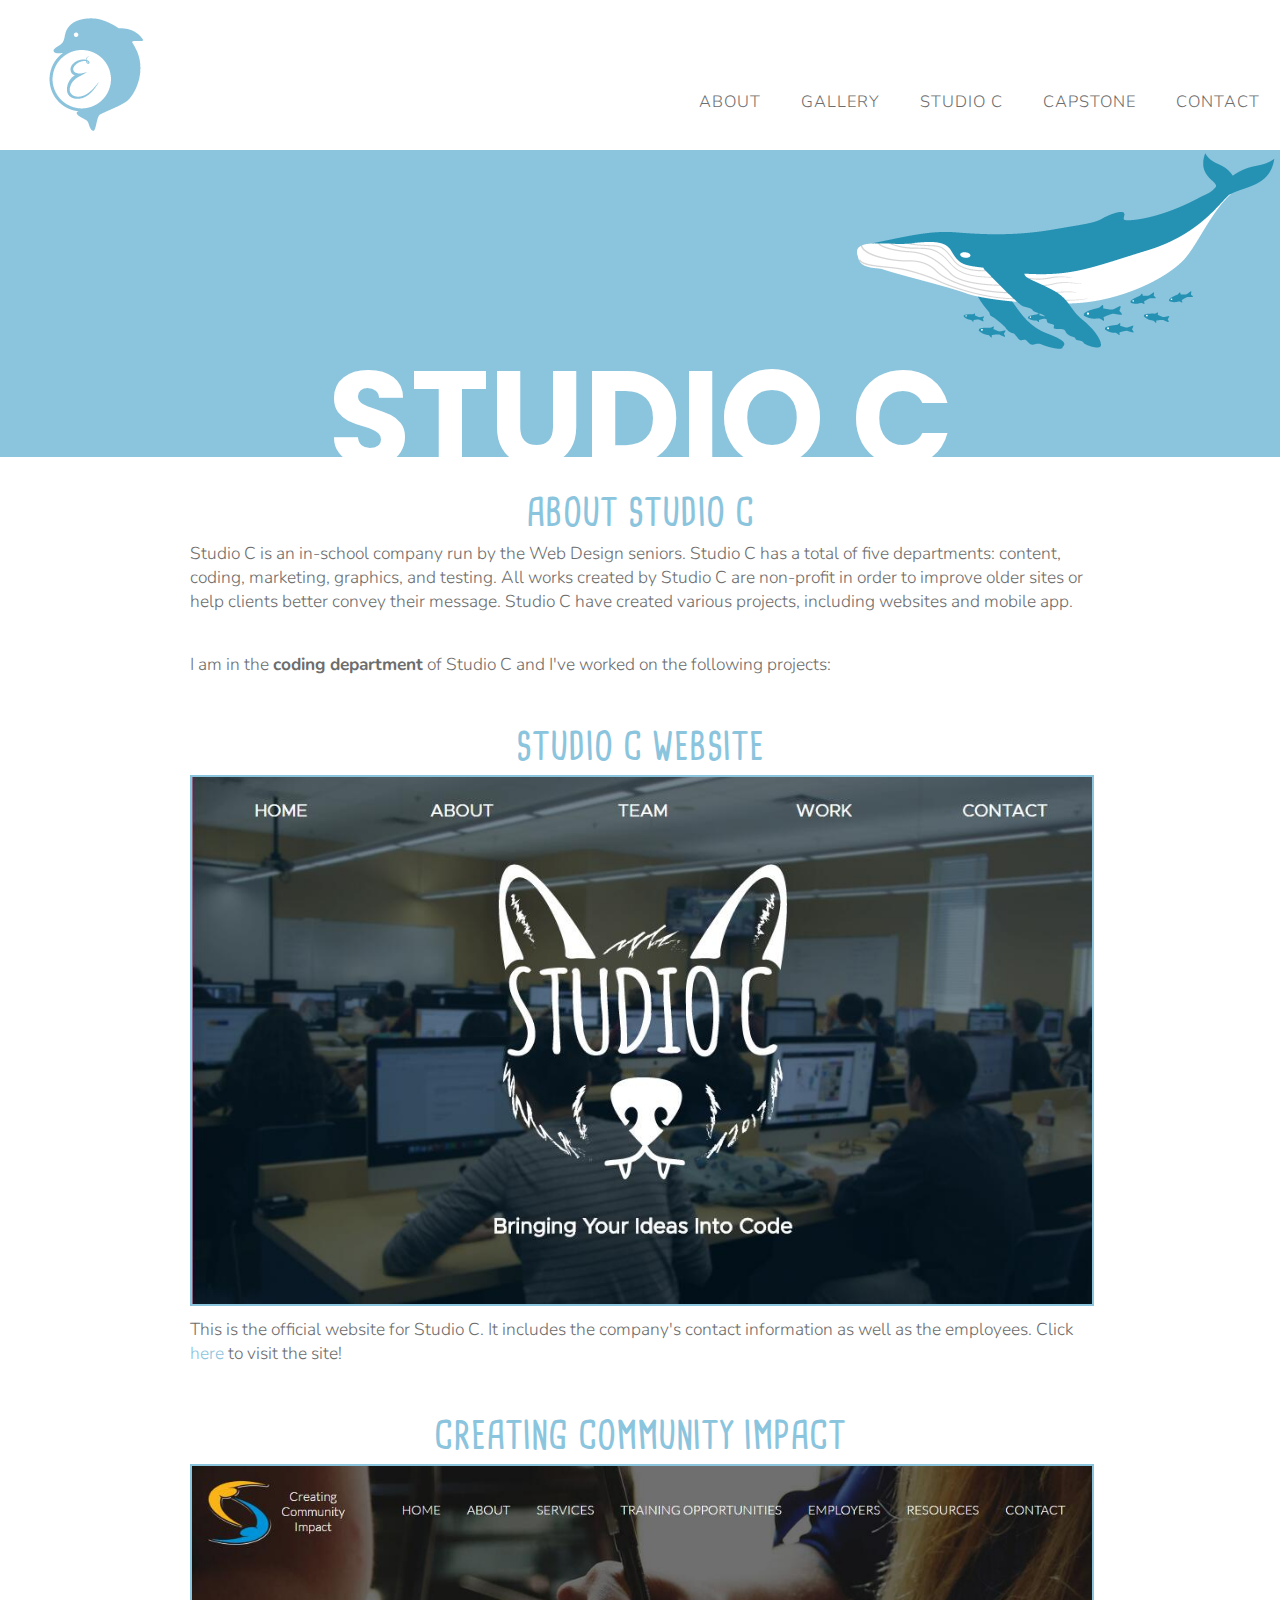
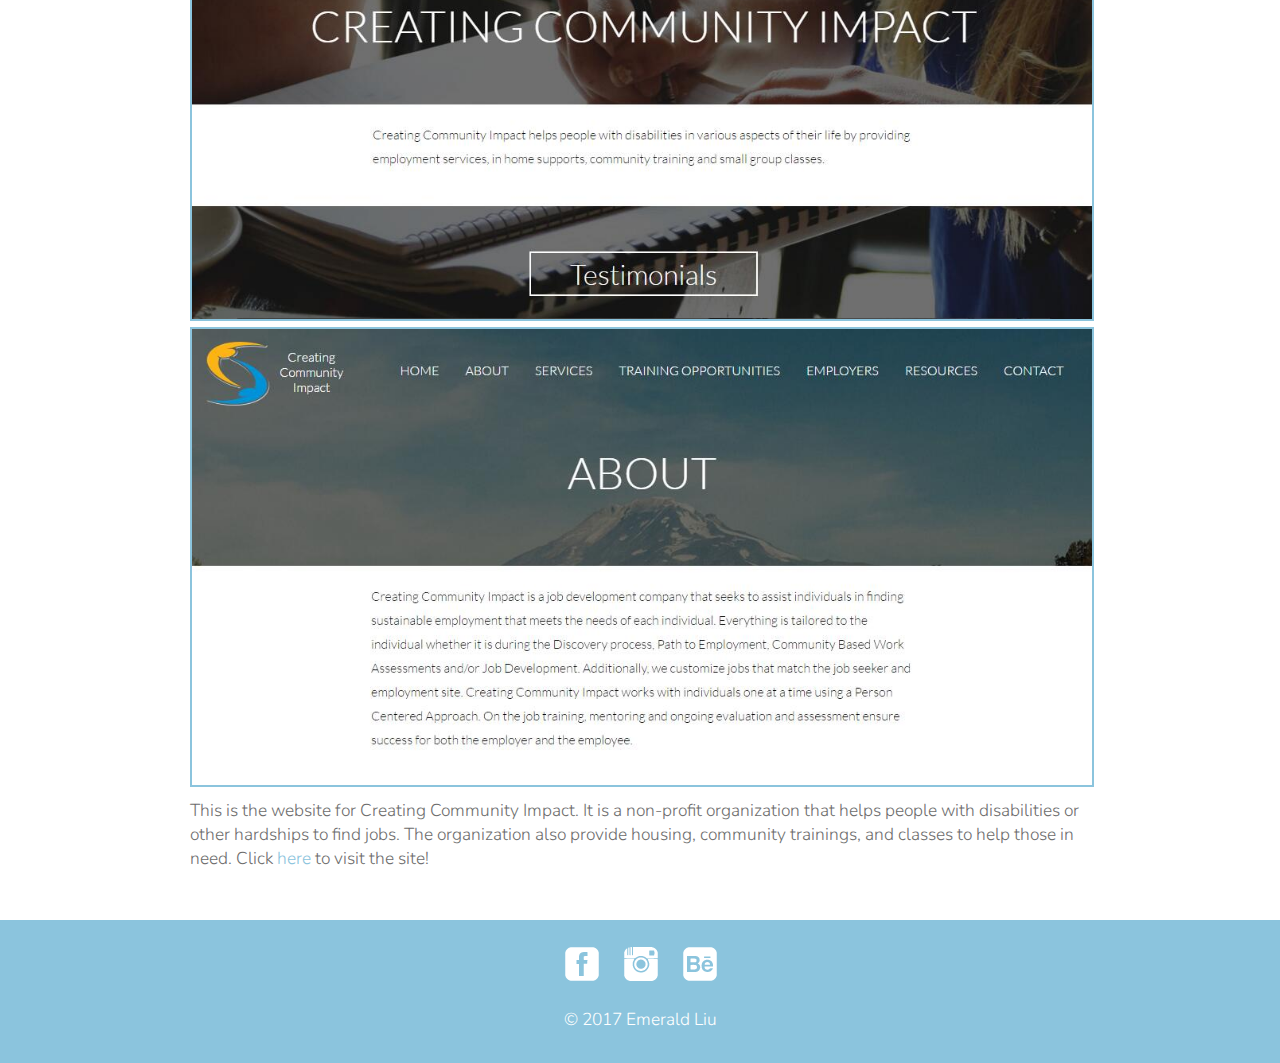
<file: studioc.html>
<!DOCTYPE html>
<html>
	<head>
		<title>Studio C | Emerald Liu</title>
		<meta charset="utf-8">
		<meta name="viewport" content="width=device-width, maximum-scale=1.0, minimum-scale=1.0, initial-scale=1.0" />
		<link type="text/css" rel="stylesheet" href="css/style.css" media="screen" />
		<link rel="shorcut icon" type ="image/png" href="media/favicon.png">
		<script src="js/jquery-3.1.0.min.js"></script>
	<body>
		<header class="header">
			<picture>
					<source media="(min-width: 801px)" srcset="media/logo.png"/>
					<source media="(min-width: 501px) and (max-width: 800px)" srcset="media/logo_medium.png"/>
					<source media="(min-width: 50px) and (max-width: 500px)" srcset="media/logo_small.png"/>
					<img title="Emerald Liu's Logo" alt="Emerald Liu's Logo" id="logo"/>
	        </picture>

			<input class="menu-btn" type="checkbox" id="menu-btn" />
			<label class="menu-icon" for="menu-btn"><span class="navicon"></span></label>
			
			<ul class="menu">
				<li><a href="index.html">About</a></li>
				<li><a href="gallery.html">Gallery</a></li>
				<li><a href="studioc.html">Studio C</a></li>
				<li><a href="capstone.html">Capstone</a></li>
				<li><a href="contact.html">Contact</a></li>
			</ul>
		</header>

	<div class="content">
		<h1>Studio C</h1>
		<main id="studioc-page">
			<div>
				<h2>About Studio C</h2>
				<p>Studio C is an in-school company run by the Web Design seniors. Studio C has a total of five departments: content, coding, marketing, graphics, and testing. All works created by Studio C are non-profit in order to improve older sites or help clients better convey their message. Studio C have created various projects, including websites and mobile app.</p>
				<br>
				<p>I am in the <strong>coding department</strong> of Studio C and I've worked on the following projects:</p>

				<div class="c-info">
				
					<h2>Studio C Website</h2>
					<img src="media/senior/studioc.jpg" alt="This is the screenshot of the home page of Studio C" class="c-projects">

					<p>This is the official website for Studio C. It includes the company's contact information as well as the employees. Click <a href="https://studio-c-2017.github.io/" target="_blank">here </a>to visit the site!</p>

				</div>

				<div class="c-info">
				
					<h2>Creating Community Impact</h2>
					<img src="media/senior/cci1.jpg" alt="This is the screenshot of the home page of Creating Community Impact" class="c-projects">

					<img src="media/senior/cci2.jpg" alt="This is the screenshot of the home page of Creating Community Impact" class="c-projects">

					<p>This is the website for Creating Community Impact. It is a non-profit organization that helps people with disabilities or other hardships to find jobs. The organization also provide housing, community trainings, and classes to help those in need. Click <a href="https://studio-c-2017.github.io/Creating_Community_Impact_Two/index.html" target="_blank">here </a>to visit the site!</p>

				</div>

			</div>
		</main>
	</div>

		<footer>
				<div id="medias">
					<a class="sm" target="_blank" href="http://www.facebook.com/emerald.liu.9"><img src="media/fb.png" width="35px" height="35px"></a>
					<a class="sm" target="_blank" href="https://www.instagram.com/emerald0_0/"><img src="media/ins.png" width="35px" height="35px"></a>
					<a class="sm" target="_blank" href="https://www.behance.net/emerald-liu"><img src="media/behance.png" width="35px" height="35px"></a>
				</div>

				<p>&copy; 2017 Emerald Liu</p>
		</footer>
	</body>
	
</html>
</file>
<file: css/style.css>
@charset "UTF-8";

/* Colors
	dark gray #6d6d6d
	darker blue #126cc6
	blue #8bc4dd
	white #fff
*/

/* fonts */
@import url(https://fonts.googleapis.com/css?family=Nunito:400,300,700);
@import url(https://fonts.googleapis.com/css?family=Poppins:700);

@font-face{
  font-family: 'CardenioModern';
  src:url('../font/Cardenio_Modern_Bold.ttf');
  font-weight: bold;
}
@font-face{
  font-family: 'CardenioModern';
  src:url('../font/Cardenio_Modern_Std.ttf');
  font-weight: normal;
}
/* General */

body{
	font-family: 'Nunito', sans-serif;
	font-weight: 300;
	font-size: 13pt;
	margin: 0 auto;
	background-color: white;
}

h1{
	font-family: 'Poppins', sans-serif;
	font-size: 100pt;
	font-weight: 700;
	color: #fff;
	padding: 18% 0 0 0;
	line-height: 76px;
	background: #8bc4dd url('../media/whale.png') no-repeat top right;
	text-align: center;
	text-transform: uppercase;
	margin: 0;

}

h2, #emerald, #description{
  font-family: 'CardenioModern';
}

h2{
  font-weight: bold;
	font-size: 29pt;
	font-weight: 600;
	color: #8bc4dd;
	text-align: center;
	text-transform: uppercase;
	margin: 15px 0 5px 0;
}

main{
	margin: 2em auto;
	color: #6d6d6d;
	text-align: center;
  max-width: 900px;
}

a{
	text-decoration: none;
	color:#8bc4dd;
}

a:hover{
  color: #126cc6;
}

p{
	text-align: left;
	margin: 5px 0 10px 0;
}

h3{
	text-transform: none;
	color: #8bc4dd;
	font-size: 18pt;
	margin-bottom: 3px;
}

h4{
	font-size: 14pt;
	margin: 5px 0;
}

footer{
  padding: 16px 0px 12px 0px;
  text-align: center;
  background-color: #8bc4dd;
  color: white;
}

img#logo{
  padding: 1em .5em .7em 2.7em;
}

li{
  list-style-type: none;
}

/* Navigation */
.header{
  top: 0px;
  width: 100%;
  background-color: white;
  z-index: 100;
  display: block;
}

#home-header{
  display: none;
  position: fixed;
}

.header ul {
  margin: 0;
  padding: 0;
  list-style: none;
  overflow: hidden;
}

.header li a {
  font-family: 'Nunito', sans-serif;
  text-transform: uppercase;
  font-weight: 300;
  letter-spacing: 1px;
  font-size: 12.3pt;
  display: block;
  margin:10px;
  padding: 10px;
  color:#6d6d6d;
}

.header li a:hover{
  background-color: #fff;
  border:none;
  color: #8bc4dd;
}

.header .menu {
  clear: both;
  max-height: 0;
  margin-top: 70px;
  transition: max-height .2s ease-out;
}

/* Hamburger Icon */
.header .menu-icon {
  cursor: pointer;
  display: inline-block;
  float: right;
  user-select: none;
}

.header .menu-icon .navicon {
  background: #6d6d6d;
  display: block;
  height: 2px;
  position: relative;
  transition: background .2s ease-out;
  width: 22px;
}

.header .menu-icon .navicon:before,
.header .menu-icon .navicon:after {
  background: #6d6d6d;
  content: '';
  display: block;
  height: 100%;
  position: absolute;
  transition: all .2s ease-out;
  width: 100%;
}

.header .menu-icon .navicon:before {
  top: 5px;
}

.header .menu-icon .navicon:after {
  top: -5px;
}

/* Hamburger Animation */

.header .menu-btn {
  display: none;
}

.header .menu-btn:checked ~ .menu {
  max-height: 310px;
}

.header .menu-btn:checked ~ .menu-icon .navicon {
  background: transparent;
}

.header .menu-btn:checked ~ .menu-icon .navicon:before {
  transform: rotate(-45deg);
}

.header .menu-btn:checked ~ .menu-icon .navicon:after {
  transform: rotate(45deg);
}

.header .menu-btn:checked ~ .menu-icon:not(.steps) .navicon:before,
.header .menu-btn:checked ~ .menu-icon:not(.steps) .navicon:after {
  top: 0;
}
/* Home page */
#banner{
  background: url('../media/banner.png') no-repeat;
  background-attachment: fixed;
  background-size: cover;
  background-position: top;
  height: 100vh;

}

#emerald{
    font-weight:bold;
    font-size: 92pt;
    color: white;
    text-align: center;
    padding-top: 130px;
    margin:0;
}

#description{
    font-weight: normal;
    font-size: 27pt;
    color: white;
    text-align: center;
    letter-spacing: 3px;
}

.about-imgs{
  display: block;
  margin: 3em auto 0 auto;
  border-radius: 100%;
}

#achievements ul{
  padding: 0;
}

/* Active on Tablet and Mobile */
@media (min-width: 1000px) {
  .header li {
    float: left;
  }
  
  .header .menu {
    clear: none;
    float: right;
    max-height: none;
  }
  .header .menu-icon {
    display: none;
  }
}

/* Studio C*/
.c-info{
  margin: 50px 0; 
}

strong{
  font-weight: bold;
}

.c-projects{
  width: 100%;
  border: 2px solid #8bc4dd; 
}

/* Capstone */
#cap-link{
  font-size: 55pt;
  margin: 50px 0 20px 0;
}

#important{
  font-size: 22pt;
  text-align:center;
  margin: 30px 0;
}

.capstone{
  width: 100%;
  margin: 20px 0;
}

.features{
  width: 49%;
}

#features-text{
  margin-top: 100px;
}
/*Contact */

p#contact{
  text-align: center;
}

form {
    margin: 0 auto;
    width: 400px;
    padding-top: 1em;
}

form div + div {
    margin-top: 1em;
}

label {
    display: inline-block;
    text-align: right;
}

input, textarea {
    font: 1.3em sans-serif;
    width: 280px;
    -moz-box-sizing: border-box;
    box-sizing: border-box;
    border: 1px solid #999;
    padding: 3px;
}

input:focus, textarea:focus {
    border-color: #6d6d6d;
}

textarea {
    vertical-align: top;
    height: 6em;
    resize: vertical;
}

.button {
    margin-left: 90px; 
}

#send{
    padding: 10px 28px;
    font-size: 1em;
    background-color: white;
    color: #8bc4dd;
    border: 1px solid #999;
}

#send:hover{
  color: #6d6d6d;
}

#contact-imgs{
  display: block;
  margin-top: 3em;
  margin-right: auto;
  margin-left: auto;
  border-radius: 100%;
  clear: left;
}

.contact-form label{
  width: 80px;
}

/* Footer */

#medias{
  margin-top: 10px;
}

.sm{
  padding: 20px 10px;
}

.sm:hover{
  opacity: 0.7;
}

footer p{
  text-align: center;
  display: inline-block;
  margin:20px 0;
}

/* Gallery */

.thumbnails{
	margin: 0 auto;
}

.thumbnails img{
	border-radius: 3px;
	margin: 2px;
}

.gallery-titles{
	clear: left;
}

.lb-details h3{
  font-weight: 400;
  text-transform: uppercase;
  line-height: 18pt;
  color: white;
  margin-top: 3px;
}

.lb-details p{
  line-height: 16pt;
  color: #eee;
  font-weight: 300;
  font-size: 12pt;
}

.lb-details p a{
	color: #8bc4dd;
}

.lb-details p a:hover{
	color: #126cc6;
}

.pop-up{
  background-color: rgba(0, 0, 0, 0.6);
  color: white;
  position: absolute;
  width: 175px;
  padding: 6px 0;
  margin: 0 0 8px 2px;
  bottom: 0;
  text-transform: uppercase;
  font-size: 12pt;
  visibility: hidden;
}

.artworks:hover .pop-up{
  visibility: visible;
}

.image-block{
  position: relative;
  display: inline-block;
}
/* Tablet */
@media only screen and (min-width: 501px) and (max-width: 1000px){
    img#logo{
      padding: 1.8em .2em .2em 2.2em;
    }

    .banner{
      padding: 16px 0;
    }

    #emerald{
      padding-top: 100px;
    }

    #description{
      font-size: 30pt;
      padding-top: 20px;
    }

    body{
      font-size: 13pt;
    }

    h1{
      font-size: 60pt;
      line-height: 46px;
      background: #8bc4dd url('../media/turtle.png') no-repeat top left;
    }

    h2{
      font-size: 25pt;
    }
    main{
      margin: 2em 15%;
    }

    .header .menu-icon{
      padding: 112px 30px 0 0;
    }

    .header .menu{
      margin-top: 20px;
    }
    .header li a{
      text-align:center;
      background-color:#fff;
    }

    p#contact{
      font-size: 11pt;
    }

    .pop-up{
      visibility: visible;
    }

}

/* Mobile */

@media only screen and (min-width: 50px) and (max-width: 500px){
    img#logo{
      padding: 20px;
    }

    .banner{
      padding: 12px 0;
    }

    body{
      font-size: 12pt;
      padding-top: 4px;
    }

    h1{
      font-size: 45pt;
      letter-spacing: 2px;
      line-height: 34px;
      padding-top: 100px;
      background: #8bc4dd url('../media/fish.png') no-repeat top left;
    }

    h2{
      font-size: 22pt;
    }

    #emerald{
      font-size: 50pt;
      padding-top: 60px;
    }

    #description{
      padding-top: 20px;
    }

    main{
      margin: 2em 9%;
    }

    p#contact{
      font-size: 12pt;
    }

    .header li a{
      text-align: center;
      background-color:#fff;
    }

    .header .menu{
      margin: 0;
    }

    .header .menu-icon{
      padding: 80px 20px 0 0;
    }

    .lb-details p {
      font-size: 10.3pt;
      line-height: 14.3pt;
    }

    div#social-media-icons .sm{
      display: inline-block;
      margin-top: 10px;
    }

    form {
      width: 300px;
    }

    input, textarea {
      width: 200px;
    }

    .pop-up{
      visibility: visible;
    }

    .features{
      width: 100%;
      margin: 10px 0;
    }

    #cap-link{
      font-size: 40pt;
    }

    #important{
      font-size: 20pt;
    }

    #features-text{
      margin-top: 50px;
    }
}
</file>
